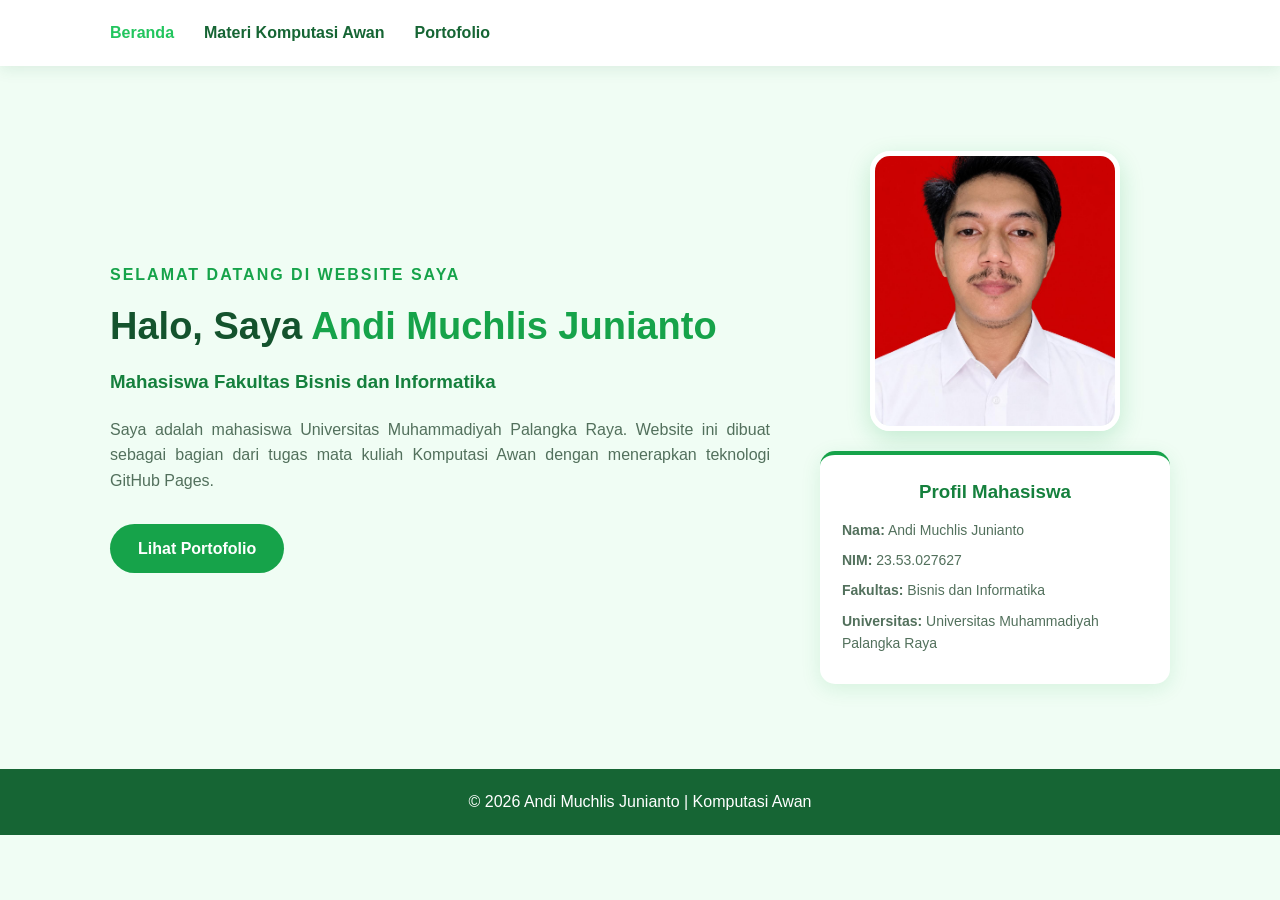
<file: index.html>
<!DOCTYPE html>
<html lang="id">
<head>
    <meta charset="UTF-8">
    <meta name="viewport" content="width=device-width, initial-scale=1.0">
    <title>Profil Andi Muchlis Junianto</title>
    <link rel="stylesheet" href="assets/css/style.css">
</head>
<body>

    <header>
        <nav class="navbar">

            <button class="menu-toggle" id="menuToggle"
                    aria-label="Buka menu" aria-expanded="false">
                ☰
            </button>

            <ul id="navMenu">
                <li><a href="index.html" class="active">Beranda</a></li>
                <li><a href="materi.html">Materi Komputasi Awan</a></li>
                <li><a href="portofolio.html">Portofolio</a></li>
            </ul>

        </nav>
    </header>

    <main class="hero">

        <div class="hero-text">
            <p class="welcome">SELAMAT DATANG DI WEBSITE SAYA</p>

            <h1>Halo, Saya <span>Andi Muchlis Junianto</span></h1>

            <h3>Mahasiswa Fakultas Bisnis dan Informatika</h3>

            <p class="description">
                Saya adalah mahasiswa Universitas Muhammadiyah
                Palangka Raya. Website ini dibuat sebagai bagian
                dari tugas mata kuliah Komputasi Awan dengan
                menerapkan teknologi GitHub Pages.
            </p>

            <a href="portofolio.html" class="btn">Lihat Portofolio</a>
        </div>

        <div class="hero-image">

            <img src="assets/images/andi.jpeg"
                 alt="Foto Andi Muchlis Junianto">

            <div class="profile-info">
                <h3>Profil Mahasiswa</h3>

                <p><strong>Nama:</strong> Andi Muchlis Junianto</p>
                <p><strong>NIM:</strong> 23.53.027627</p>
                <p><strong>Fakultas:</strong> Bisnis dan Informatika</p>
                <p><strong>Universitas:</strong> Universitas Muhammadiyah Palangka Raya</p>
            </div>

        </div>

    </main>

    <footer>
        <p>© 2026 Andi Muchlis Junianto | Komputasi Awan</p>
    </footer>

    <script>
        const menuToggle = document.getElementById("menuToggle");
        const navMenu = document.getElementById("navMenu");

        menuToggle.addEventListener("click", function () {
            navMenu.classList.toggle("show");
            const isOpen = navMenu.classList.contains("show");
            menuToggle.setAttribute("aria-expanded", isOpen);
        });
    </script>

</body>
</html>
</file>
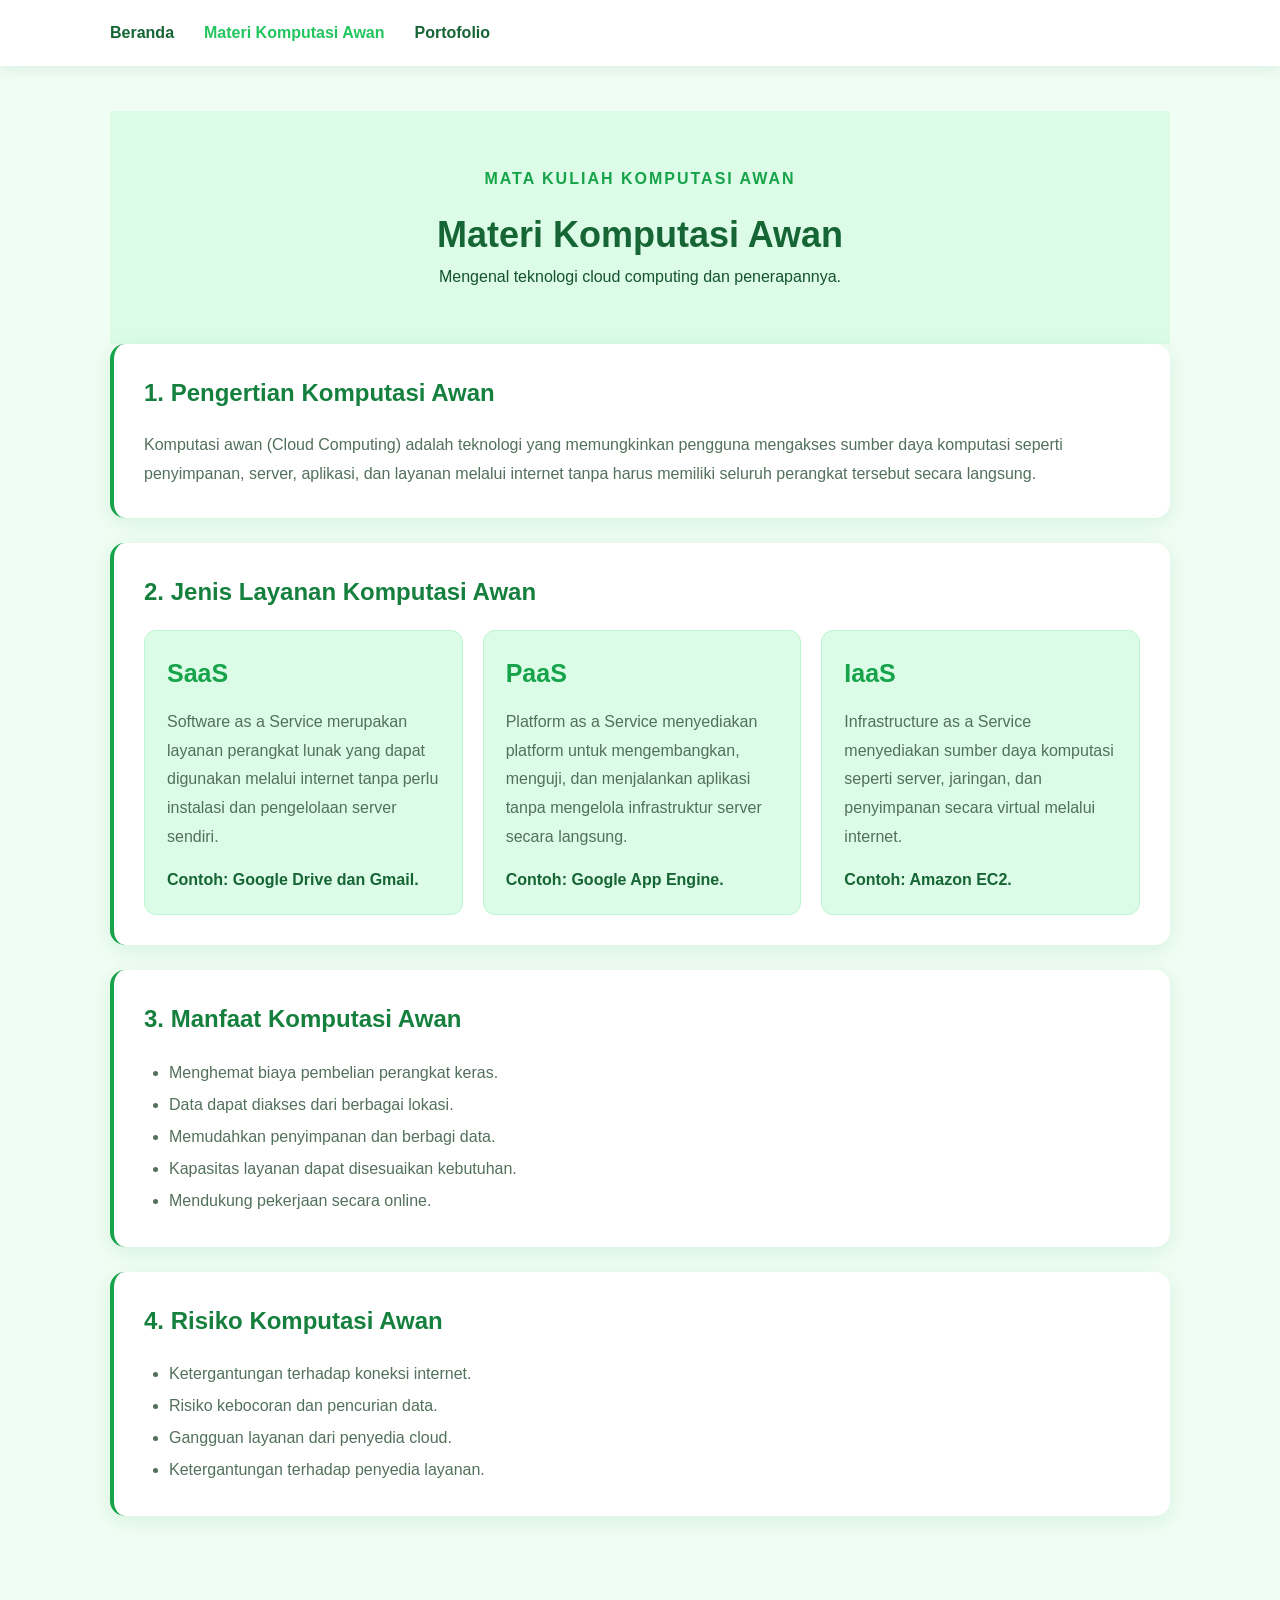
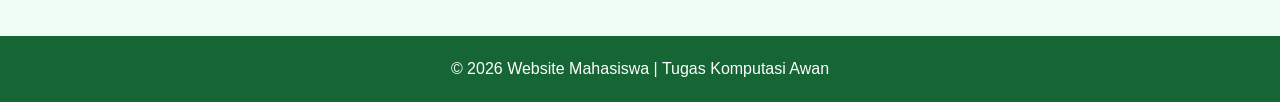
<file: materi.html>
<!DOCTYPE html>
<html lang="id">
<head>
    <meta charset="UTF-8">
    <meta name="viewport" content="width=device-width, initial-scale=1.0">
    <title>Materi Komputasi Awan</title>
    <link rel="stylesheet" href="assets/css/style.css">
</head>
<body>

    <header>
        <nav class="navbar">

            <button class="menu-toggle" id="menuToggle"
                    aria-label="Buka menu" aria-expanded="false">
                ☰
            </button>

            <ul id="navMenu">
                <li><a href="index.html">Beranda</a></li>
                <li><a href="materi.html" class="active">Materi Komputasi Awan</a></li>
                <li><a href="portofolio.html">Portofolio</a></li>
            </ul>

        </nav>
    </header>

    <main class="content">
        <section class="page-heading">
            <p class="welcome">MATA KULIAH KOMPUTASI AWAN</p>
            <h1>Materi Komputasi Awan</h1>
            <p>Mengenal teknologi cloud computing dan penerapannya.</p>
        </section>

        <section class="material-card">
            <h2>1. Pengertian Komputasi Awan</h2>
            <p>
                Komputasi awan (Cloud Computing) adalah teknologi
                yang memungkinkan pengguna mengakses sumber daya
                komputasi seperti penyimpanan, server, aplikasi,
                dan layanan melalui internet tanpa harus memiliki
                seluruh perangkat tersebut secara langsung.
            </p>
        </section>

        <section class="material-card">
            <h2>2. Jenis Layanan Komputasi Awan</h2>

            <div class="service-grid">
                <div class="service-card">
                    <h3>SaaS</h3>
                    <p>
                        Software as a Service merupakan layanan
                        perangkat lunak yang dapat digunakan
                        melalui internet tanpa perlu instalasi
                        dan pengelolaan server sendiri.
                    </p>
                    <b>Contoh: Google Drive dan Gmail.</b>
                </div>

                <div class="service-card">
                    <h3>PaaS</h3>
                    <p>
                        Platform as a Service menyediakan
                        platform untuk mengembangkan, menguji,
                        dan menjalankan aplikasi tanpa mengelola
                        infrastruktur server secara langsung.
                    </p>
                    <b>Contoh: Google App Engine.</b>
                </div>

                <div class="service-card">
                    <h3>IaaS</h3>
                    <p>
                        Infrastructure as a Service menyediakan
                        sumber daya komputasi seperti server,
                        jaringan, dan penyimpanan secara virtual
                        melalui internet.
                    </p>
                    <b>Contoh: Amazon EC2.</b>
                </div>
            </div>
        </section>

        <section class="material-card">
            <h2>3. Manfaat Komputasi Awan</h2>
            <ul class="material-list">
                <li>Menghemat biaya pembelian perangkat keras.</li>
                <li>Data dapat diakses dari berbagai lokasi.</li>
                <li>Memudahkan penyimpanan dan berbagi data.</li>
                <li>Kapasitas layanan dapat disesuaikan kebutuhan.</li>
                <li>Mendukung pekerjaan secara online.</li>
            </ul>
        </section>

        <section class="material-card">
            <h2>4. Risiko Komputasi Awan</h2>
            <ul class="material-list">
                <li>Ketergantungan terhadap koneksi internet.</li>
                <li>Risiko kebocoran dan pencurian data.</li>
                <li>Gangguan layanan dari penyedia cloud.</li>
                <li>Ketergantungan terhadap penyedia layanan.</li>
            </ul>
        </section>
    </main>

    <footer>
        <p>&copy; 2026 Website Mahasiswa | Tugas Komputasi Awan</p>
    </footer>

    <script>
        const menuToggle = document.getElementById("menuToggle");
        const navMenu = document.getElementById("navMenu");

        menuToggle.addEventListener("click", function () {
            navMenu.classList.toggle("show");
            const isOpen = navMenu.classList.contains("show");
            menuToggle.setAttribute("aria-expanded", isOpen);
        });
    </script>

</body>
</html>
</file>
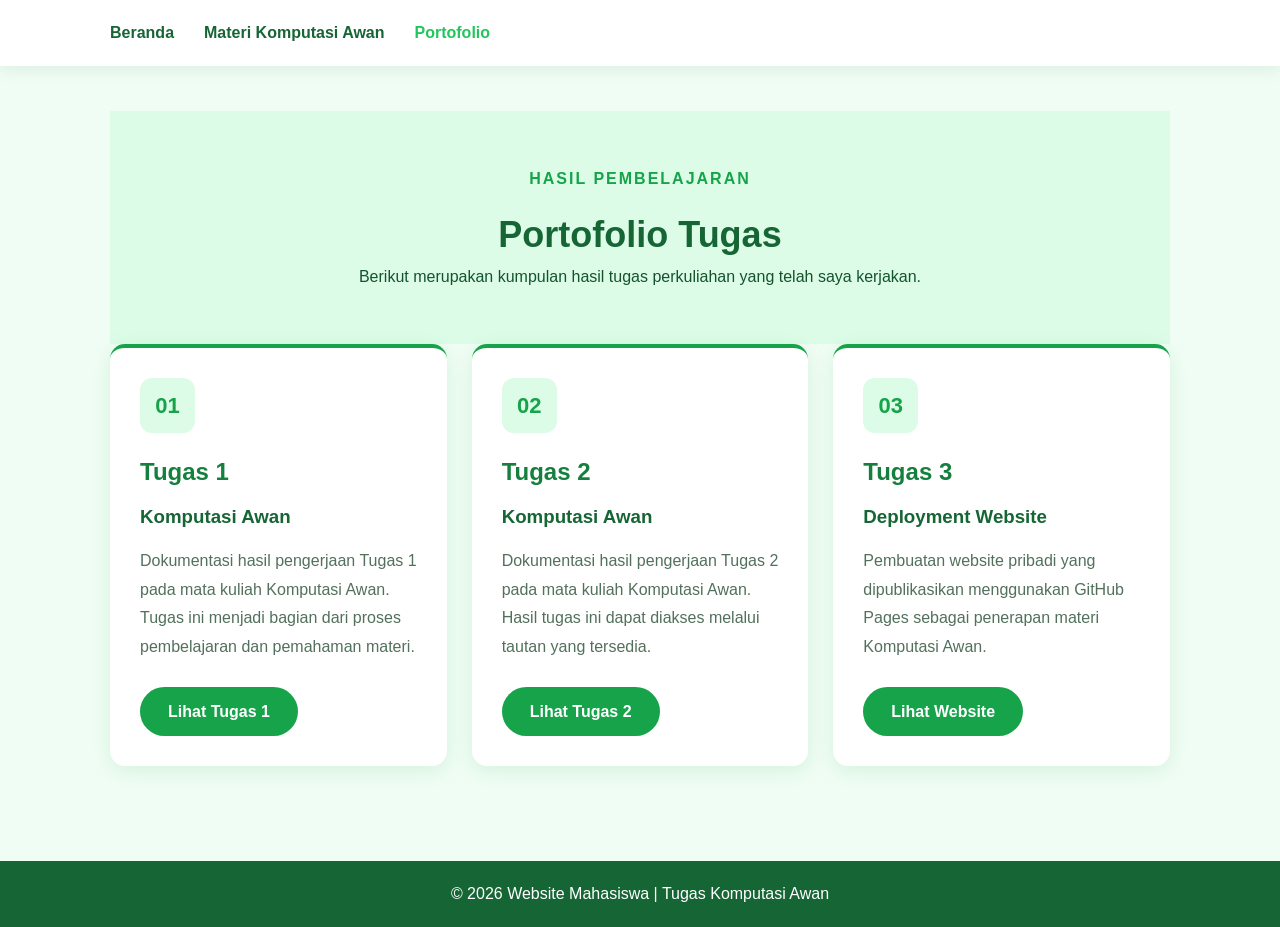
<file: portofolio.html>
<!DOCTYPE html>
<html lang="id">
<head>
    <meta charset="UTF-8">
    <meta name="viewport" content="width=device-width, initial-scale=1.0">
    <title>Portofolio Tugas</title>
    <link rel="stylesheet" href="assets/css/style.css">
</head>
<body>

    <header>
        <nav class="navbar">

            <button class="menu-toggle" id="menuToggle"
                    aria-label="Buka menu" aria-expanded="false">
                ☰
            </button>

            <ul id="navMenu">
                <li><a href="index.html">Beranda</a></li>
                <li><a href="materi.html">Materi Komputasi Awan</a></li>
                <li><a href="portofolio.html" class="active">Portofolio</a></li>
            </ul>

        </nav>
    </header>

    <main class="content">

        <section class="page-heading">
            <p class="welcome">HASIL PEMBELAJARAN</p>
            <h1>Portofolio Tugas</h1>
            <p>
                Berikut merupakan kumpulan hasil tugas
                perkuliahan yang telah saya kerjakan.
            </p>
        </section>

        <section class="portfolio-grid">

            <div class="portfolio-card">
                <div class="portfolio-icon">01</div>
                <h2>Tugas 1</h2>
                <h3>Komputasi Awan</h3>
                <p>
                    Dokumentasi hasil pengerjaan Tugas 1
                    pada mata kuliah Komputasi Awan.
                    Tugas ini menjadi bagian dari proses
                    pembelajaran dan pemahaman materi.
                </p>
                <a href="https://sites.google.com/view/tugas-fotografi-dan-videografi/beranda"
                   target="_blank" class="btn">
                    Lihat Tugas 1
                </a>
            </div>

            <div class="portfolio-card">
                <div class="portfolio-icon">02</div>
                <h2>Tugas 2</h2>
                <h3>Komputasi Awan</h3>
                <p>
                    Dokumentasi hasil pengerjaan Tugas 2
                    pada mata kuliah Komputasi Awan.
                    Hasil tugas ini dapat diakses melalui
                    tautan yang tersedia.
                </p>
                <a href="https://drive.google.com/drive/folders/19PdIjGKSlrn3wGceD3tfx4jwGODUjjQq?usp=drive_link"
                   target="_blank" class="btn">
                    Lihat Tugas 2
                </a>
            </div>

            <div class="portfolio-card">
                <div class="portfolio-icon">03</div>
                <h2>Tugas 3</h2>
                <h3>Deployment Website</h3>
                <p>
                    Pembuatan website pribadi yang
                    dipublikasikan menggunakan GitHub Pages
                    sebagai penerapan materi Komputasi Awan.
                </p>
                <a href="index.html" class="btn">
                    Lihat Website
                </a>
            </div>

        </section>

    </main>

    <footer>
        <p>&copy; 2026 Website Mahasiswa | Tugas Komputasi Awan</p>
    </footer>

    <script>
        const menuToggle = document.getElementById("menuToggle");
        const navMenu = document.getElementById("navMenu");

        menuToggle.addEventListener("click", function () {
            navMenu.classList.toggle("show");
            const isOpen = navMenu.classList.contains("show");
            menuToggle.setAttribute("aria-expanded", isOpen);
        });
    </script>

</body>
</html>
</file>
<file: assets/css/style.css>
/* RESET */
* {
    margin: 0;
    padding: 0;
    box-sizing: border-box;
}

/* TAMPILAN UTAMA */
body {
    font-family: Arial, sans-serif;
    background: #f0fdf4;
    color: #14532d;
    line-height: 1.6;
}

/* NAVBAR */
header {
    background: #ffffff;
    box-shadow: 0 3px 15px rgba(22, 101, 52, 0.10);
}

.navbar {
    max-width: 1100px;
    margin: auto;
    padding: 20px;
    display: flex;
    justify-content: space-between;
    align-items: center;
}

.logo {
    color: #15803d;
    font-size: 28px;
    font-weight: bold;
}

.logo span {
    color: #86efac;
}

.navbar ul {
    display: flex;
    list-style: none;
    gap: 30px;
}

.navbar ul li a {
    text-decoration: none;
    color: #166534;
    font-weight: bold;
    transition: 0.3s;
}

.navbar ul li a:hover,
.navbar ul li a.active {
    color: #22c55e;
}

/* BERANDA */
.hero {
    max-width: 1100px;
    margin: 65px auto;
    padding: 20px;
    display: flex;
    align-items: center;
    justify-content: space-between;
    gap: 50px;
}

.hero-text {
    flex: 1;
}

.welcome {
    color: #16a34a;
    font-weight: bold;
    letter-spacing: 2px;
    margin-bottom: 15px;
}

.hero-text h1 {
    font-size: 38px;
    line-height: 1.3;
    margin-bottom: 15px;
}

.hero-text h1 span {
    color: #16a34a;
}

.hero-text h3 {
    color: #15803d;
    margin-bottom: 20px;
}

.description {
    color: #52705c;
    margin-bottom: 30px;
    text-align: justify;
}

/* TOMBOL */
.btn {
    display: inline-block;
    background: #16a34a;
    color: white;
    padding: 12px 28px;
    border-radius: 30px;
    text-decoration: none;
    font-weight: bold;
    transition: 0.3s;
}

.btn:hover {
    background: #166534;
    transform: translateY(-3px);
}

/* FOTO DAN PROFIL */
.hero-image {
    flex: 0 0 350px;
    display: flex;
    flex-direction: column;
    align-items: center;
}

.hero-image img {
    width: 250px;
    height: 280px;
    object-fit: cover;
    border-radius: 20px;
    border: 5px solid white;
    box-shadow: 0 8px 25px rgba(22, 163, 74, 0.20);
}

/* KARTU PROFIL */
.profile-info {
    width: 100%;
    margin-top: 20px;
    padding: 22px;
    background: white;
    border-radius: 15px;
    box-shadow: 0 5px 20px rgba(22, 163, 74, 0.12);
    border-top: 4px solid #16a34a;
}

.profile-info h3 {
    color: #15803d;
    margin-bottom: 12px;
    text-align: center;
}

.profile-info p {
    color: #52705c;
    font-size: 14px;
    margin-bottom: 8px;
    overflow-wrap: anywhere;
}

/* JUDUL HALAMAN */
.page-heading {
    text-align: center;
    padding: 55px 20px;
    background: #dcfce7;
}

.page-heading h1 {
    color: #166534;
    font-size: 36px;
}

/* KONTEN MATERI */
.content {
    max-width: 1100px;
    margin: auto;
    padding: 45px 20px;
}

.material-card {
    background: white;
    padding: 30px;
    margin-bottom: 25px;
    border-radius: 15px;
    box-shadow: 0 5px 20px rgba(22, 163, 74, 0.12);
    border-left: 4px solid #16a34a;
}

.material-card h2 {
    color: #15803d;
    margin-bottom: 18px;
}

.material-card p {
    color: #52705c;
    line-height: 1.8;
}

/* SAAS, PAAS, IAAS */
.service-grid {
    display: grid;
    grid-template-columns: repeat(3, 1fr);
    gap: 20px;
}

.service-card {
    background: #dcfce7;
    padding: 22px;
    border-radius: 12px;
    border: 1px solid #bbf7d0;
}

.service-card h3 {
    color: #16a34a;
    font-size: 25px;
    margin-bottom: 15px;
}

.service-card b {
    display: block;
    margin-top: 15px;
    color: #166534;
}

.material-list {
    padding-left: 25px;
    color: #52705c;
    line-height: 2;
}

/* PORTOFOLIO */
.portfolio-grid {
    display: grid;
    grid-template-columns: repeat(3, 1fr);
    gap: 25px;
}

.portfolio-card {
    background: white;
    padding: 30px;
    border-radius: 15px;
    box-shadow: 0 5px 20px rgba(22, 163, 74, 0.12);
    border-top: 4px solid #16a34a;
    transition: 0.3s;
}

.portfolio-card:hover {
    transform: translateY(-8px);
}

.portfolio-icon {
    width: 55px;
    height: 55px;
    background: #dcfce7;
    color: #16a34a;
    display: flex;
    align-items: center;
    justify-content: center;
    border-radius: 12px;
    font-size: 22px;
    font-weight: bold;
    margin-bottom: 20px;
}

.portfolio-card h2 {
    color: #15803d;
    margin-bottom: 10px;
}

.portfolio-card h3 {
    color: #166534;
    margin-bottom: 15px;
}

.portfolio-card p {
    color: #52705c;
    line-height: 1.8;
    margin-bottom: 25px;
}

/* FOOTER */
footer {
    background: #166534;
    color: white;
    text-align: center;
    padding: 20px;
    margin-top: 50px;
}

/* TAMPILAN HP */
@media (max-width: 768px) {
    .navbar {
        flex-direction: column;
        gap: 15px;
    }

    .navbar ul {
        gap: 15px;
        flex-wrap: wrap;
        justify-content: center;
    }

    .hero {
        flex-direction: column;
        text-align: center;
        margin: 30px auto;
    }

    .hero-text h1 {
        font-size: 30px;
    }

    .hero-image {
        width: 100%;
        flex-basis: auto;
        max-width: 350px;
    }

    .description {
        text-align: center;
    }

    .service-grid,
    .portfolio-grid {
        grid-template-columns: 1fr;
    }

    .page-heading h1 {
        font-size: 30px;
    }

    .content {
        padding: 35px 6%;
    }
}

/* MENU HAMBURGER */
.menu-toggle {
    display: none;
    background: none;
    border: none;
    color: #166534;
    font-size: 30px;
    cursor: pointer;
    padding: 5px 10px;
}

/* TAMPILAN MENU DI HP */
@media (max-width: 768px) {

    .navbar {
        position: relative;
        flex-direction: row;
        justify-content: flex-end;
        align-items: center;
    }

    .menu-toggle {
        display: block;
    }

    .navbar ul {
        display: none;
        position: absolute;
        top: 100%;
        right: 15px;
        width: 220px;
        flex-direction: column;
        gap: 0;
        background: white;
        padding: 10px;
        border-radius: 12px;
        box-shadow: 0 5px 20px rgba(0, 0, 0, 0.15);
        z-index: 1000;
    }

    .navbar ul.show {
        display: flex;
    }

    .navbar ul li a {
        display: block;
        padding: 12px 15px;
    }
}
</file>
